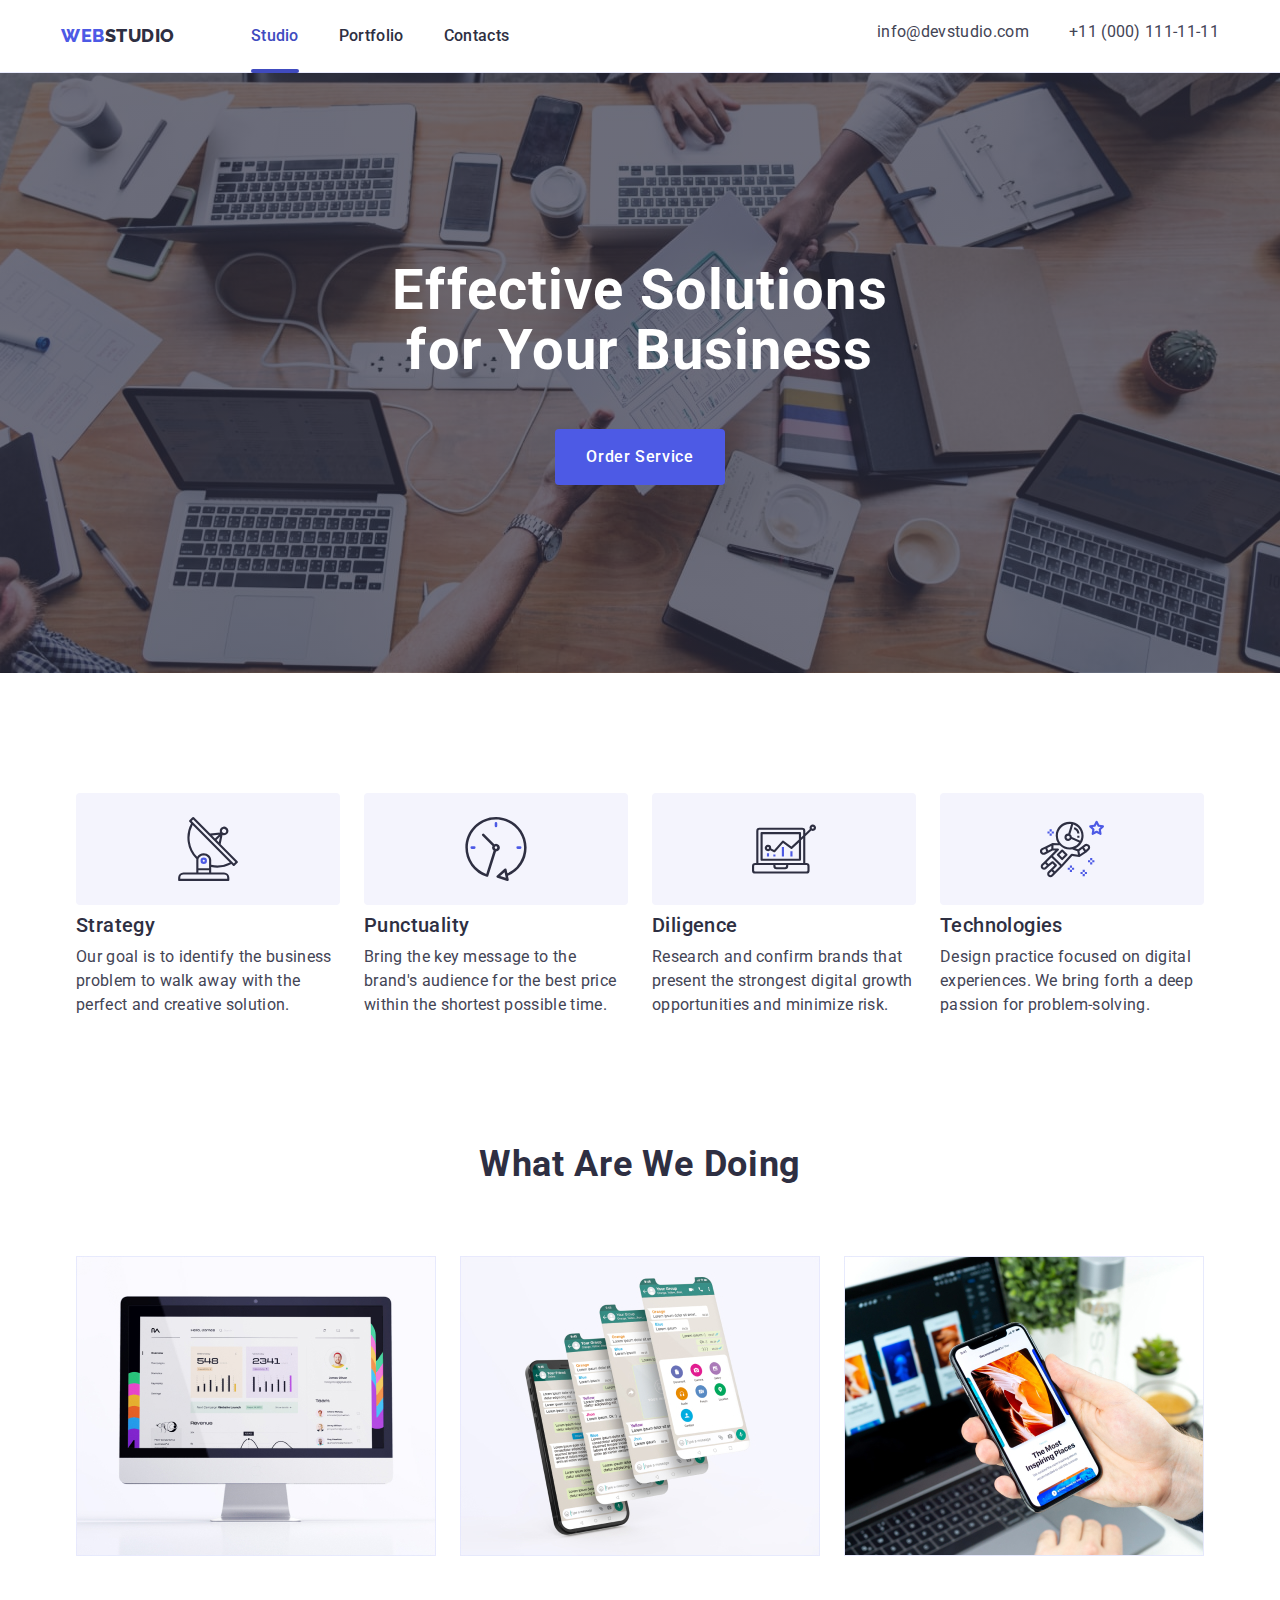
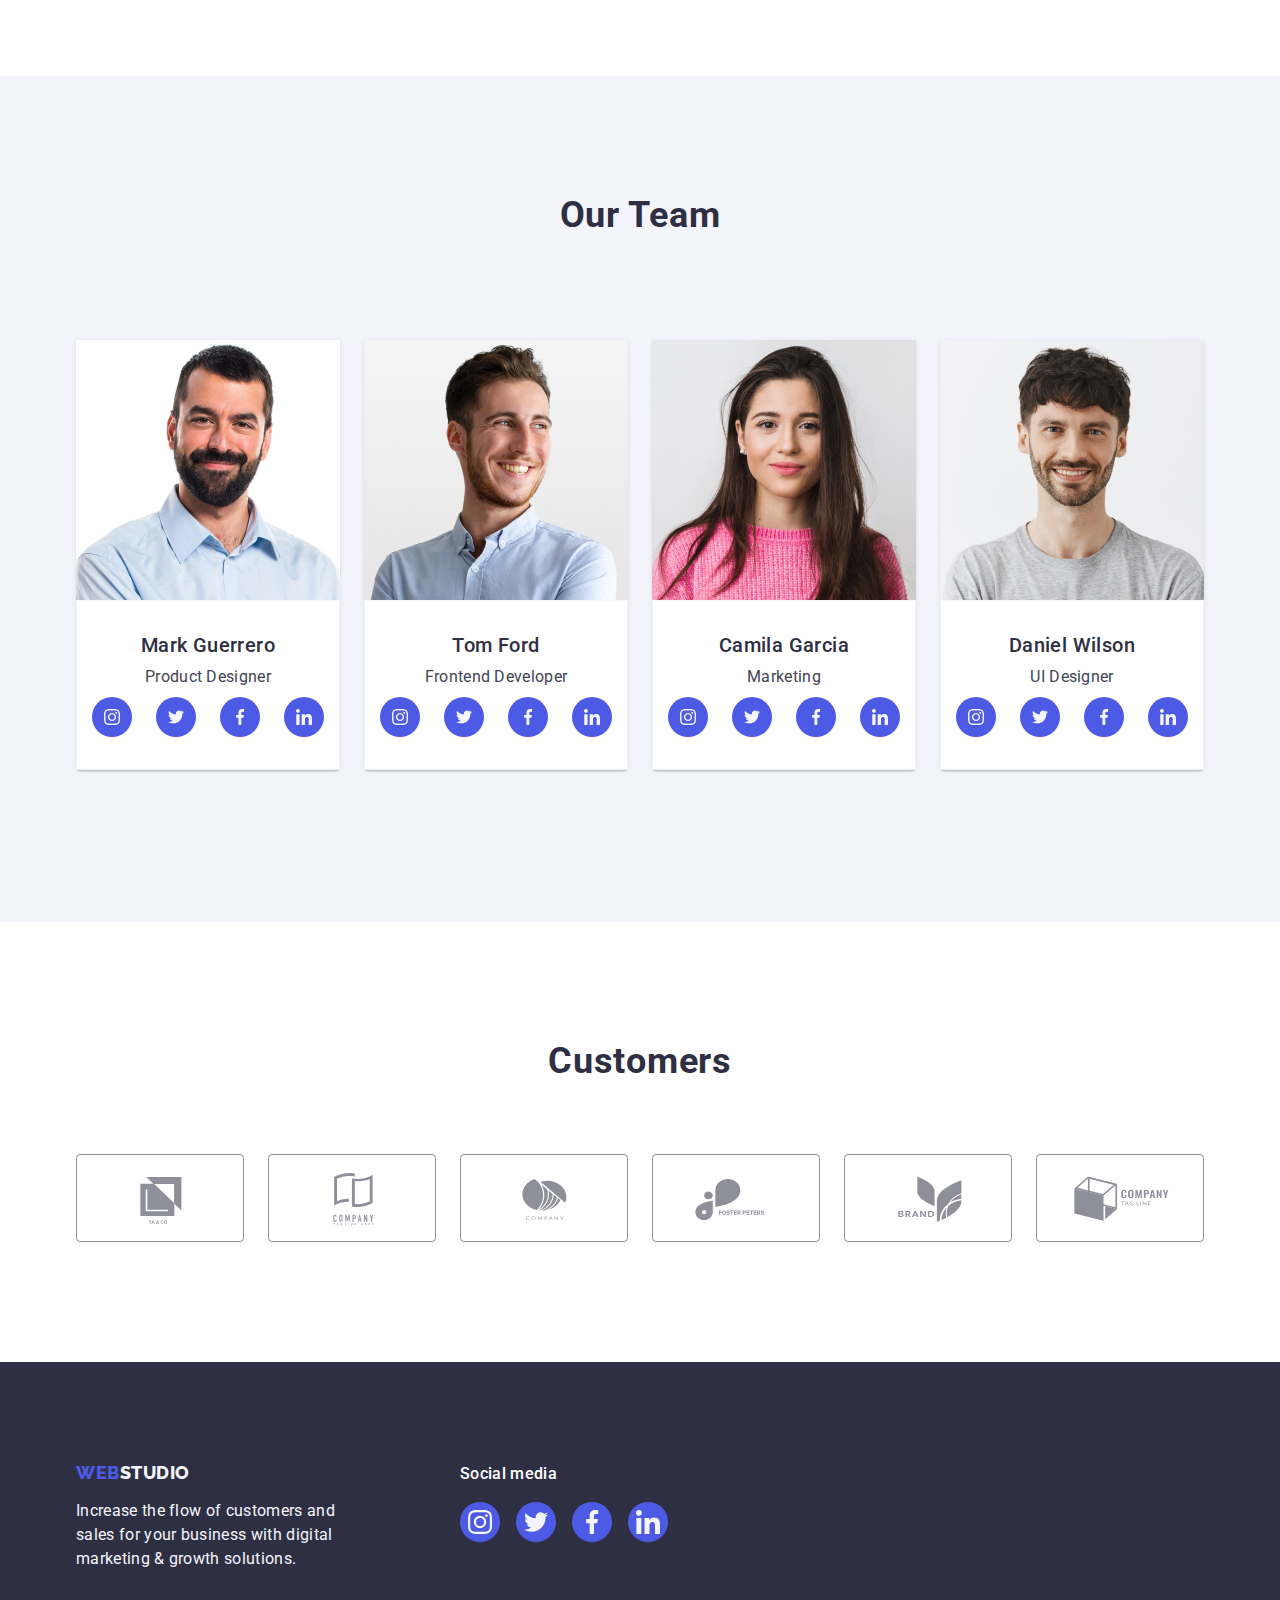
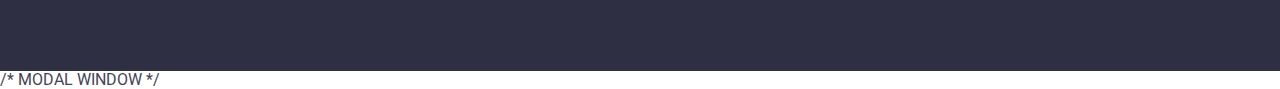
<file: index.html>
<!DOCTYPE html>
<html lang="en">
  <head>
    <meta charset="UTF-8" />
    <meta name="viewport" content="width=device-width, initial-scale=1.0" />
    <title>Document</title>
    <link rel="preconnect" href="https://fonts.googleapis.com" />
    <link rel="preconnect" href="https://fonts.gstatic.com" crossorigin />
    <link
      href="https://fonts.googleapis.com/css2?family=Raleway:wght@800&family=Roboto:wght@400;500;700;900&display=swap"
      rel="stylesheet"
    />
    <link
      rel="stylesheet"
      href="https://cdn.jsdelivr.net/npm/modern-normalize@1.1.0/modern-normalize.min.css"
    />
    <link rel="stylesheet" href="./css/styles.css" />
  </head>
  <body>
    <!-- HEADER -->
    <header class="top-header">
      <div class="container page-header-container">
        <nav class="nav">
          <a class="logo-nav link" href="./index.html"
            >Web<span class="logo-dark">Studio</span></a
          >
          <ul class="menu list">
            <li class="menu-item">
              <a class="menu-link link current" href="./index.html">Studio</a>
            </li>
            <li class="menu-item">
              <a class="menu-link link" href="./portfolio.html">Portfolio</a>
            </li>
            <li class="menu-item">
              <a class="menu-link link" href="">Contacts</a>
            </li>
          </ul>
        </nav>
        <address class="contact">
          <ul class="address list">
            <li class="description-text address-item">
              <a class="address-item link" href="mailto:info@devstudio.com"
                >info@devstudio.com</a
              >
            </li>
            <li class="description-text contact-item">
              <a class="address-item link" href="tel:+110001111111"
                >+11 (000) 111-11-11</a
              >
            </li>
          </ul>
        </address>
      </div>
    </header>
    <main>
      <!-- HERO -->
      <section class="hero">
        <div class="container">
          <h1 class="hero-title">Effective Solutions for Your Business</h1>
          <button
            class="subtitle-description modal-btn"
            type="button"
            data-modal-open
            name="Order_Service"
          >
            Order Service
          </button>
        </div>
      </section>
      <!-- FEATURE -->
      <section class="features">
        <div class="container">
          <h2 class="features" hidden>Features</h2>
          <ul class="features-menu list">
            <li class="features-item">
              <div class="menu-icon">
                <svg class="features-icon" width="64" height="64">
                  <use href="./images/icons.svg#icon-Group"></use>
                </svg>
              </div>
              <h3 class="subtitle-description">Strategy</h3>
              <p class="description-text">
                Our goal is to identify the business problem to walk away with
                the perfect and creative solution.
              </p>
            </li>
            <li class="features-item">
              <div class="menu-icon">
                <svg class="features-icon" width="64" height="64">
                  <use href="./images/icons.svg#icon-clock-1"></use>
                </svg>
              </div>
              <h3 class="subtitle-description">Punctuality</h3>
              <p class="description-text">
                Bring the key message to the brand's audience for the best price
                within the shortest possible time.
              </p>
            </li>
            <li class="features-item">
              <div class="menu-icon">
                <svg class="features-icon" width="64" height="64">
                  <use href="./images/icons.svg#icon-diagram-1"></use>
                </svg>
              </div>
              <h3 class="subtitle-description">Diligence</h3>
              <p class="description-text">
                Research and confirm brands that present the strongest digital
                growth opportunities and minimize risk.
              </p>
            </li>
            <li class="features-item">
              <div class="menu-icon">
                <svg class="features-icon" width="64" height="64">
                  <use href="./images/icons.svg#icon-astronaut-1"></use>
                </svg>
              </div>
              <h3 class="subtitle-description">Technologies</h3>
              <p class="description-text">
                Design practice focused on digital experiences. We bring forth a
                deep passion for problem-solving.
              </p>
            </li>
          </ul>
        </div>
      </section>
      <!-- ABOUT -->
      <section class="section-about">
        <div class="container">
          <h2 class="about">What are we doing</h2>
          <ul class="menu-about list">
            <li class="list-about">
              <img
                src="./images/services/Rectangle71.jpg"
                width="360"
                alt="Work example"
              />
            </li>
            <li class="list-about">
              <img
                src="./images/services/Rectangle72.jpg"
                width="360"
                alt="Work example"
              />
            </li>
            <li class="list-about">
              <img
                src="./images/services/Rectangle73.jpg"
                width="360"
                alt="Work example"
              />
            </li>
          </ul>
        </div>
      </section>
      <!-- TEAM -->
      <section class="section-team">
        <div class="container">
          <h2 class="about">Our Team</h2>
          <ul class="team-list list">
            <li class="items">
              <img src="./images/team/img.jpg" alt="Team member" width="264" />
              <div class="team-items">
                <h3 class="subtitle-description">Mark Guerrero</h3>
                <p class="description-text">Product Designer</p>
                <ul class="social-list list">
                  <li class="social-list-item">
                    <a href="#" class="social-list-link"
                      ><svg class="social-list-icon" width="16" height="16">
                        <use
                          href="./images/icons.svg#icon-instagram-2"
                        ></use></svg
                    ></a>
                  </li>
                  <li class="social-list-item">
                    <a href="#" class="social-list-link"
                      ><svg class="social-list-icon" width="16" height="16">
                        <use
                          href="./images/icons.svg#icon-twitter-1"
                        ></use></svg
                    ></a>
                  </li>
                  <li class="social-list-item">
                    <a href="#" class="social-list-link"
                      ><svg class="social-list-icon" width="16" height="16">
                        <use
                          href="./images/icons.svg#icon-facebook-1"
                        ></use></svg
                    ></a>
                  </li>
                  <li class="social-list-item">
                    <a href="#" class="social-list-link"
                      ><svg class="social-list-icon" width="16" height="16">
                        <use
                          href="./images/icons.svg#icon-linkedin-1"
                        ></use></svg
                    ></a>
                  </li>
                </ul>
              </div>
            </li>
            <li class="items">
              <img src="./images/team/img1.jpg" alt="Team member" width="264" />
              <div class="team-items">
                <h3 class="subtitle-description">Tom Ford</h3>
                <p class="description-text">Frontend Developer</p>
                <ul class="social-list list">
                  <li class="social-list-item">
                    <a href="#" class="social-list-link"
                      ><svg class="social-list-icon" width="16" height="16">
                        <use
                          href="./images/icons.svg#icon-instagram-2"
                        ></use></svg
                    ></a>
                  </li>
                  <li class="social-list-item">
                    <a href="#" class="social-list-link"
                      ><svg class="social-list-icon" width="16" height="16">
                        <use
                          href="./images/icons.svg#icon-twitter-1"
                        ></use></svg
                    ></a>
                  </li>
                  <li class="social-list-item">
                    <a href="#" class="social-list-link"
                      ><svg class="social-list-icon" width="16" height="16">
                        <use
                          href="./images/icons.svg#icon-facebook-1"
                        ></use></svg
                    ></a>
                  </li>
                  <li class="social-list-item">
                    <a href="#" class="social-list-link"
                      ><svg class="social-list-icon" width="16" height="16">
                        <use
                          href="./images/icons.svg#icon-linkedin-1"
                        ></use></svg
                    ></a>
                  </li>
                </ul>
              </div>
            </li>
            <li class="items">
              <img src="./images/team/img2.jpg" alt="Team member" width="264" />
              <div class="team-items">
                <h3 class="subtitle-description">Camila Garcia</h3>
                <p class="description-text">Marketing</p>
                <ul class="social-list list">
                  <li class="social-list-item">
                    <a href="#" class="social-list-link"
                      ><svg class="social-list-icon" width="16" height="16">
                        <use
                          href="./images/icons.svg#icon-instagram-2"
                        ></use></svg
                    ></a>
                  </li>
                  <li class="social-list-item">
                    <a href="#" class="social-list-link"
                      ><svg class="social-list-icon" width="16" height="16">
                        <use
                          href="./images/icons.svg#icon-twitter-1"
                        ></use></svg
                    ></a>
                  </li>
                  <li class="social-list-item">
                    <a href="#" class="social-list-link"
                      ><svg class="social-list-icon" width="16" height="16">
                        <use
                          href="./images/icons.svg#icon-facebook-1"
                        ></use></svg
                    ></a>
                  </li>
                  <li class="social-list-item">
                    <a href="#" class="social-list-link"
                      ><svg class="social-list-icon" width="16" height="16">
                        <use
                          href="./images/icons.svg#icon-linkedin-1"
                        ></use></svg
                    ></a>
                  </li>
                </ul>
              </div>
            </li>
            <li class="items">
              <img src="./images/team/img3.jpg" alt="Team member" width="264" />
              <div class="team-items">
                <h3 class="subtitle-description">Daniel Wilson</h3>
                <p class="description-text">UI Designer</p>
                <ul class="social-list list">
                  <li class="social-list-item">
                    <a href="#" class="social-list-link"
                      ><svg class="social-list-icon" width="16" height="16">
                        <use
                          href="./images/icons.svg#icon-instagram-2"
                        ></use></svg
                    ></a>
                  </li>
                  <li class="social-list-item">
                    <a href="#" class="social-list-link"
                      ><svg class="social-list-icon" width="16" height="16">
                        <use
                          href="./images/icons.svg#icon-twitter-1"
                        ></use></svg
                    ></a>
                  </li>
                  <li class="social-list-item">
                    <a href="#" class="social-list-link"
                      ><svg class="social-list-icon" width="16" height="16">
                        <use
                          href="./images/icons.svg#icon-facebook-1"
                        ></use></svg
                    ></a>
                  </li>
                  <li class="social-list-item">
                    <a href="#" class="social-list-link"
                      ><svg class="social-list-icon" width="16" height="16">
                        <use
                          href="./images/icons.svg#icon-linkedin-1"
                        ></use></svg
                    ></a>
                  </li>
                </ul>
              </div>
            </li>
          </ul>
        </div>
      </section>
      <!-- CUSTOMERS -->
      <section class="customers">
        <div class="container container-customers">
          <h2 class="about">Customers</h2>
          <ul class="costomers-list list">
            <li class="costomer-item">
              <a href="#" class="customer-link"
                ><svg class="costomer-icon" width="104" height="56">
                  <use href="./images/icons.svg#icon-Logo"></use></svg
              ></a>
            </li>
            <li class="costomer-item">
              <a href="#" class="customer-link"
                ><svg class="costomer-icon" width="104" height="56">
                  <use href="./images/icons.svg#icon-Logo-1"></use></svg
              ></a>
            </li>
            <li class="costomer-item">
              <a href="#" class="customer-link"
                ><svg class="costomer-icon" width="104" height="56">
                  <use href="./images/icons.svg#icon-Logo-2"></use></svg
              ></a>
            </li>
            <li class="costomer-item">
              <a href="#" class="customer-link"
                ><svg class="costomer-icon" width="104" height="56">
                  <use href="./images/icons.svg#icon-Logo-3"></use></svg
              ></a>
            </li>
            <li class="costomer-item">
              <a href="#" class="customer-link"
                ><svg class="costomer-icon" width="104" height="56">
                  <use href="./images/icons.svg#icon-Logo-4"></use></svg
              ></a>
            </li>
            <li class="costomer-item">
              <a href="#" class="customer-link"
                ><svg class="costomer-icon" width="104" height="56">
                  <use href="./images/icons.svg#icon-Logo-5"></use></svg
              ></a>
            </li>
          </ul>
        </div>
      </section>
    </main>
    <!-- FOOTER -->
    <footer class="main-footer">
      <div class="container page-footer">
        <div class="page-footer-logo">
          <a class="logo-footer link" href="./index.html"
            >Web<span class="logo-light">Studio</span></a
          >
          <p class="footer-text">
            Increase the flow of customers and sales for your business with
            digital marketing & growth solutions.
          </p>
        </div>
        <div class="page-social-offers">
          <p class="footer-social-text">Social media</p>
          <ul class="social-footer-list list">
            <li class="social-list-item">
              <a href="#" class="social-footer-link"
                ><svg class="social-list-icon" width="24" height="24">
                  <use href="./images/icons.svg#icon-instagram-2"></use></svg
              ></a>
            </li>
            <li class="social-list-item">
              <a href="#" class="social-footer-link"
                ><svg class="social-list-icon" width="24" height="24">
                  <use href="./images/icons.svg#icon-twitter-1"></use></svg
              ></a>
            </li>
            <li class="social-list-item">
              <a href="#" class="social-footer-link"
                ><svg class="social-list-icon" width="24" height="24">
                  <use href="./images/icons.svg#icon-facebook-1"></use></svg
              ></a>
            </li>
            <li class="social-list-item">
              <a href="#" class="social-footer-link"
                ><svg class="social-list-icon" width="24" height="24">
                  <use href="./images/icons.svg#icon-linkedin-1"></use></svg
              ></a>
            </li>
          </ul>
        </div>
      </div>
    </footer>
    /* MODAL WINDOW */
    <div class="backdrop is-hidden" data-modal>
      <div class="modal">
        <button type="button" class="modal-close-btn" data-modal-close>
          <svg class="icon-close-modelsvg" width="8" height="8">
            <use href="./images/icons.svg#icon-close-modelsvg"></use>
          </svg>
        </button>
      </div>
    </div>
    <script src="./js/modal.js"></script>
  </body>
</html>
</file>
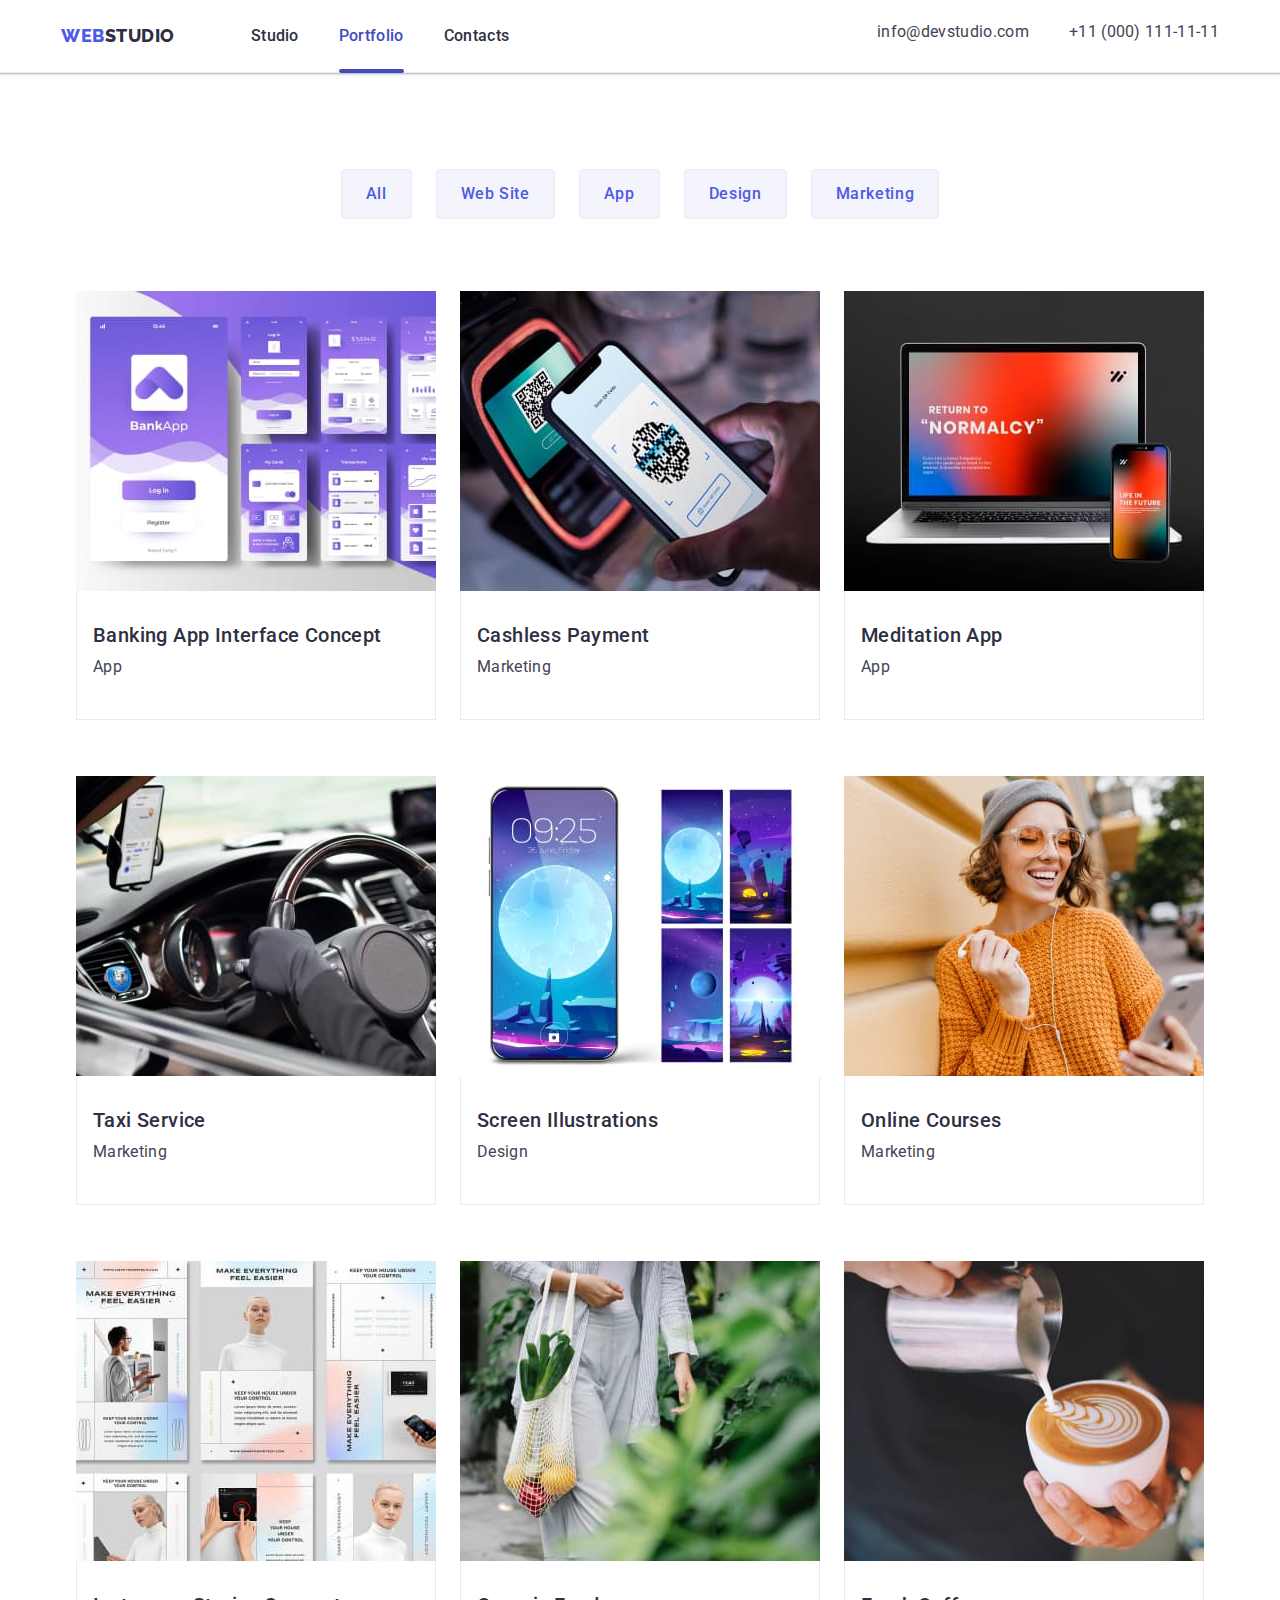
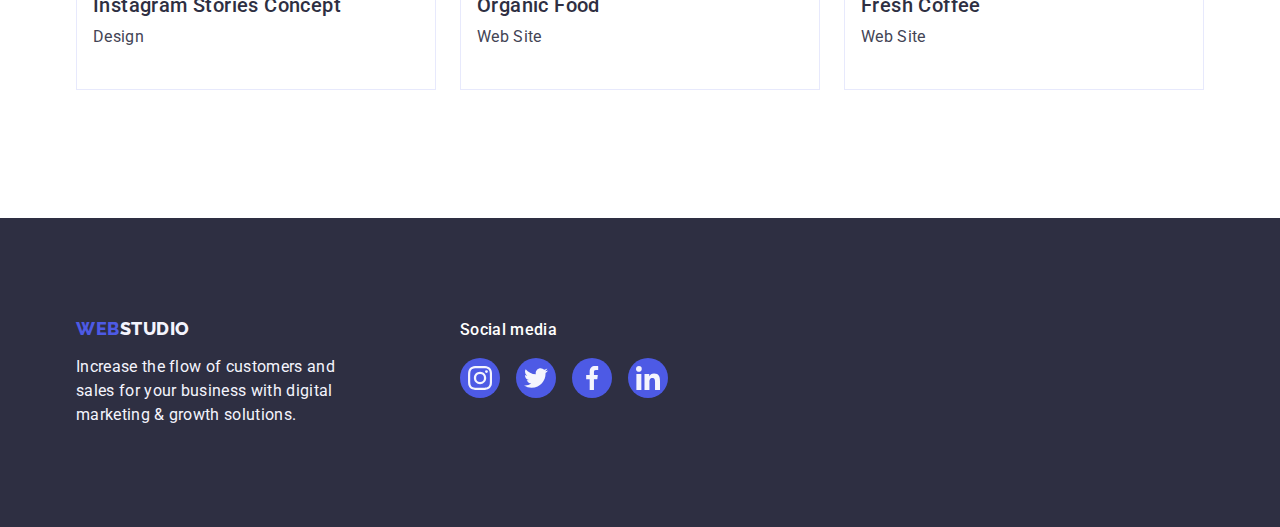
<file: portfolio.html>
<!DOCTYPE html>
<html lang="en">
  <head>
    <meta charset="UTF-8" />
    <meta name="viewport" content="width=device-width, initial-scale=1.0" />
    <title>Document</title>
    <link rel="preconnect" href="https://fonts.googleapis.com" />
    <link rel="preconnect" href="https://fonts.gstatic.com" crossorigin />
    <link
      href="https://fonts.googleapis.com/css2?family=Raleway:wght@800&family=Roboto:wght@400;500;700;900&display=swap"
      rel="stylesheet"
    />
    <link
      rel="stylesheet"
      href="https://cdn.jsdelivr.net/npm/modern-normalize@1.1.0/modern-normalize.min.css"
    />
    <link rel="stylesheet" href="./css/styles.css" />
  </head>
  <body>
    <!-- HEADER -->
    <header class="top-header">
      <div class="container page-header-container">
        <nav class="nav">
          <a class="logo-nav link" href="./index.html"
            >Web<span class="logo-dark">Studio</span></a
          >
          <ul class="menu list">
            <li class="menu-item">
              <a class="menu-link link" href="./index.html">Studio</a>
            </li>
            <li class="menu-item">
              <a class="menu-link link current" href="./portfolio.html"
                >Portfolio</a
              >
            </li>
            <li class="menu-item">
              <a class="menu-link link" href="">Contacts</a>
            </li>
          </ul>
        </nav>
        <address class="contact">
          <ul class="address list">
            <li class="description-text address-item">
              <a class="address-item link" href="mailto:info@devstudio.com"
                >info@devstudio.com</a
              >
            </li>
            <li class="description-text contact-item">
              <a class="address-item link" href="tel:+110001111111"
                >+11 (000) 111-11-11</a
              >
            </li>
          </ul>
        </address>
      </div>
    </header>
    <main>
      <!-- SECTION -->
      <section class="section-portfolio">
        <div class="container">
          <h1 class="visually-hidden" hidden>Filters</h1>
          <ul class="btn-list list">
            <li class="btn-item">
              <button class="btn" type="button" name="All">All</button>
            </li>
            <li class="btn-item">
              <button class="btn" type="button" name="Web_Site">
                Web Site
              </button>
            </li>
            <li class="btn-item">
              <button class="btn" type="button" name="App">App</button>
            </li>
            <li class="btn-item">
              <button class="btn" type="button" name="Design">Design</button>
            </li>
            <li class="btn-item">
              <button class="btn" type="button" name="Marketing">
                Marketing
              </button>
            </li>
          </ul>
          <ul class="portfolio-list list">
            <li class="portfolio-item">
              <a class="portfolio-link description-text" href="#">
                <div class="portfolio-list-img">
                  <img
                    src="./images/portfolio/img.jpg"
                    alt="Banking App Interface Concept"
                    width="360"
                  />
                  <p class="overlay description-text">
                    14 Stylish and User-Friendly App Design Concepts · Task
                    Manager App · Calorie Tracker App · Exotic Fruit Ecommerce
                    App · Cloud Storage App
                  </p>
                </div>
                <div class="portfolio-text">
                  <h2 class="subtitle-description">
                    Banking App Interface Concept
                  </h2>
                  <p class="description-text">App</p>
                </div>
              </a>
            </li>
            <li class="portfolio-item">
              <a class="portfolio-link description-text" href="#">
                <div class="portfolio-list-img">
                  <img
                    src="./images/portfolio/img1.jpg"
                    alt="Cashless Payment"
                    width="360"
                  />
                  <p class="overlay description-text">
                    14 Stylish and User-Friendly App Design Concepts · Task
                    Manager App · Calorie Tracker App · Exotic Fruit Ecommerce
                    App · Cloud Storage App
                  </p>
                </div>
                <div class="portfolio-text">
                  <h2 class="subtitle-description">Cashless Payment</h2>
                  <p class="description-text">Marketing</p>
                </div>
              </a>
            </li>
            <li class="portfolio-item">
              <a class="portfolio-link description-text" href="#"
                ><div class="portfolio-list-img">
                  <img
                    src="./images/portfolio/img2.jpg"
                    alt="Meditation App"
                    width="360"
                  />
                  <p class="overlay description-text">
                    14 Stylish and User-Friendly App Design Concepts · Task
                    Manager App · Calorie Tracker App · Exotic Fruit Ecommerce
                    App · Cloud Storage App
                  </p>
                </div>
                <div class="portfolio-text">
                  <h2 class="subtitle-description">Meditation App</h2>
                  <p class="description-text">App</p>
                </div>
              </a>
            </li>
            <li class="portfolio-item">
              <a class="portfolio-link description-text" href="#"
                ><div class="portfolio-list-img">
                  <img
                    src="./images/portfolio/img3.jpg"
                    alt="Taxi Service"
                    width="360"
                  />
                  <p class="overlay description-text">
                    14 Stylish and User-Friendly App Design Concepts · Task
                    Manager App · Calorie Tracker App · Exotic Fruit Ecommerce
                    App · Cloud Storage App
                  </p>
                </div>
                <div class="portfolio-text">
                  <h2 class="subtitle-description">Taxi Service</h2>
                  <p class="description-text">Marketing</p>
                </div>
              </a>
            </li>
            <li class="portfolio-item">
              <a class="portfolio-link description-text" href="#"
                ><div class="portfolio-list-img">
                  <img
                    src="./images/portfolio/img4.jpg"
                    alt="Screen Illustrations"
                    width="360"
                  />
                  <p class="overlay description-text">
                    14 Stylish and User-Friendly App Design Concepts · Task
                    Manager App · Calorie Tracker App · Exotic Fruit Ecommerce
                    App · Cloud Storage App
                  </p>
                </div>
                <div class="portfolio-text">
                  <h2 class="subtitle-description">Screen Illustrations</h2>
                  <p class="description-text">Design</p>
                </div>
              </a>
            </li>
            <li class="portfolio-item">
              <a class="portfolio-link description-text" href="#"
                ><div class="portfolio-list-img">
                  <img
                    src="./images/portfolio/img5.jpg"
                    alt="Online Courses"
                    width="360"
                  />
                  <p class="overlay description-text">
                    14 Stylish and User-Friendly App Design Concepts · Task
                    Manager App · Calorie Tracker App · Exotic Fruit Ecommerce
                    App · Cloud Storage App
                  </p>
                </div>
                <div class="portfolio-text">
                  <h2 class="subtitle-description">Online Courses</h2>
                  <p class="description-text">Marketing</p>
                </div>
              </a>
            </li>
            <li class="portfolio-item">
              <a class="portfolio-link description-text" href="#"
                ><div class="portfolio-list-img">
                  <img
                    src="./images/portfolio/img6.jpg"
                    alt="Instagram Stories Concept"
                    width="360"
                  />
                  <p class="overlay description-text">
                    14 Stylish and User-Friendly App Design Concepts · Task
                    Manager App · Calorie Tracker App · Exotic Fruit Ecommerce
                    App · Cloud Storage App
                  </p>
                </div>
                <div class="portfolio-text">
                  <h2 class="subtitle-description">
                    Instagram Stories Concept
                  </h2>
                  <p class="description-text">Design</p>
                </div>
              </a>
            </li>
            <li class="portfolio-item">
              <a class="portfolio-link description-text" href="#"
                ><div class="portfolio-list-img">
                  <img
                    src="./images/portfolio/img7.jpg"
                    alt="Organic Food"
                    width="360"
                  />
                  <p class="overlay description-text">
                    14 Stylish and User-Friendly App Design Concepts · Task
                    Manager App · Calorie Tracker App · Exotic Fruit Ecommerce
                    App · Cloud Storage App
                  </p>
                </div>
                <div class="portfolio-text">
                  <h2 class="subtitle-description">Organic Food</h2>
                  <p class="description-text">Web Site</p>
                </div>
              </a>
            </li>
            <li class="portfolio-item">
              <a class="portfolio-link description-text" href="#"
                ><div class="portfolio-list-img">
                  <img
                    src="./images/portfolio/img8.jpg"
                    alt="Fresh Coffee"
                    width="360"
                  />
                  <p class="overlay description-text">
                    14 Stylish and User-Friendly App Design Concepts · Task
                    Manager App · Calorie Tracker App · Exotic Fruit Ecommerce
                    App · Cloud Storage App
                  </p>
                </div>
                <div class="portfolio-text">
                  <h2 class="subtitle-description">Fresh Coffee</h2>
                  <p class="description-text">Web Site</p>
                </div>
              </a>
            </li>
          </ul>
        </div>
      </section>
    </main>
    <!-- footer -->
    <footer class="main-footer">
      <div class="container page-footer">
        <div class="page-footer-logo">
          <a class="logo-footer link" href="./index.html"
            >Web<span class="logo-light">Studio</span></a
          >
          <p class="footer-text">
            Increase the flow of customers and sales for your business with
            digital marketing & growth solutions.
          </p>
        </div>
        <div class="page-social-offers">
          <p class="footer-social-text">Social media</p>
          <ul class="social-footer-list list">
            <li class="social-list-item">
              <a href="#" class="social-footer-link"
                ><svg class="social-list-icon" width="24" height="24">
                  <use href="./images/icons.svg#icon-instagram-2"></use></svg
              ></a>
            </li>
            <li class="social-list-item">
              <a href="#" class="social-footer-link"
                ><svg class="social-list-icon" width="24" height="24">
                  <use href="./images/icons.svg#icon-twitter-1"></use></svg
              ></a>
            </li>
            <li class="social-list-item">
              <a href="#" class="social-footer-link"
                ><svg class="social-list-icon" width="24" height="24">
                  <use href="./images/icons.svg#icon-facebook-1"></use></svg
              ></a>
            </li>
            <li class="social-list-item">
              <a href="#" class="social-footer-link"
                ><svg class="social-list-icon" width="24" height="24">
                  <use href="./images/icons.svg#icon-linkedin-1"></use></svg
              ></a>
            </li>
          </ul>
        </div>
      </div>
    </footer>
  </body>
</html>
</file>
<file: css/styles.css>
:root {
  --color-iris: #4d5ae5;
  --color-ocean: #404bbf;
  --color-navy-blue: #2e2f42;
  --color-green: #31d0aa;
  --color-slate: #434455;
  --color-light-slate: #8e8f99;
  --color-cornflower: #e7e9fc;
  --color-cloud: #f4f4fd;
  --color-navy-blue-modal: #2e2f42;
  --color-grey: #2e2f42;
  --color-white: #ffffff;
  --color-dairy: #fcfcfc;
  --color-light-grey: #afb1b8;
  --transition-duration-and-func: 250ms cubic-bezier(0.4, 0, 0.2, 1);
}

h1,
h2,
h3,
p {
  margin-top: 0;
  margin-bottom: 0;
}
ul {
  margin-top: 0;
  margin-bottom: 0;
  padding-left: 0;
}
img {
  display: block;
}

button {
  cursor: pointer;
}

.list {
  list-style: none;
}
.link {
  text-decoration: none;
}

/* BODY */
body {
  font-family: "Roboto", sans-serif;
  font-weight: 400;
  color: var(--color-slate);
  background-color: var(--color-white);
}

.container {
  width: 1158px;
  padding: 0 15px;
  margin-left: auto;
  margin-right: auto;
}

/* COMPONENT */
.subtitle-description {
  margin-bottom: 8px;
  font-weight: 500;
  font-size: 20px;
  line-height: 1.2;
  letter-spacing: 0.02em;
  color: var(--color-grey);
}
.description-text {
  text-decoration: none;
  font-size: 16px;
  line-height: 1.5;
  letter-spacing: 0.02em;
  color: var(--color-slate);
  margin-bottom: 8px;
}

/* HEADER */
.top-header {
  border-bottom: 1px solid var(--color-cornflower);
  box-shadow: 0px 2px 1px rgba(46, 47, 66, 0.08),
    0px 1px 1px rgba(46, 47, 66, 0.16), 0px 1px 6px rgba(46, 47, 66, 0.08);
}

.page-header-container {
  display: flex;
  align-items: center;
  padding: 0;
}
.nav {
  display: flex;
  align-items: center;
}

.logo-nav {
  font-family: "Raleway", sans-serif;
  font-weight: 800;
  font-size: 18px;
  line-height: 1.17;
  letter-spacing: 0.03em;
  text-transform: uppercase;
  color: var(--color-iris);
  margin-right: 76px;
}
.logo-dark {
  color: var(--color-navy-blue);
}
.logo-light {
  color: var(--color-cloud);
}
.menu {
  display: flex;
  gap: 40px;
}

.menu-link.link {
  position: relative;
  display: block;
  padding-top: 24px;
  padding-bottom: 24px;
  font-weight: 500;
  font-size: 16px;
  line-height: 1.5;
  letter-spacing: 0.02em;
  color: var(--color-navy-blue);
  transition: color var(--transition-duration-and-func);
}

.menu-link.link:hover,
.menu-link.link:focus,
.menu-link.link:active {
  color: var(--color-ocean);
}

.menu-link.link::after {
  content: "";
  position: absolute;
  bottom: -1px;
  left: 0;
  display: block;
  width: 100%;
  height: 4px;
  border-radius: 2px;
}

.menu-link.link.current {
  color: var(--color-ocean);
}

.menu-link.link.current::after,
.menu-link.link:hover::after,
.menu-link.link:focus::after {
  background-color: var(--color-ocean);
  transition: background-color var(--transition-duration-and-func);
}

.contact {
  display: block;
  font-style: normal;
  margin-left: auto;
}

.address {
  display: flex;
  align-items: center;
  gap: 40px;
}
.address-item.link {
  color: var(--color-slate);
  transition: color var(--transition-duration-and-func);
}

.address-item.link:hover,
.address-item.link:focus,
.address-item.link:active {
  color: var(--color-ocean);
}

/* HERO */
.hero {
  max-width: 1440px;
  margin-left: auto;
  margin-right: auto;
  padding-top: 188px;
  padding-bottom: 188px;
  background-position: center;
  background-size: cover;
  background-repeat: no-repeat;
  background-color: var(--color-navy-blue);
  background-image: linear-gradient(
      rgba(46, 47, 66, 0.7),
      rgba(46, 47, 66, 0.7)
    ),
    url(../images/people-office.jpg);
}
.hero-title {
  max-width: 496px;
  margin-bottom: 48px;
  margin-left: auto;
  margin-right: auto;
  font-weight: 700;
  font-size: 56px;
  line-height: 1.07;
  letter-spacing: 0.02em;
  text-align: center;
  color: var(--color-white);
}

.modal-btn {
  display: block;
  min-width: 169px;
  height: 56px;
  border: none;
  padding-top: 15px;
  padding-bottom: 15px;
  padding-right: 31px;
  padding-left: 31px;
  border-radius: 4px;
  text-align: center;
  cursor: pointer;
  font-family: inherit;
  background-color: var(--color-iris);
  font-weight: 500;
  font-size: 16px;
  line-height: 1.5;
  letter-spacing: 0.04em;
  color: var(--color-white);
  margin: 0 auto;
  transition: background-color var(--transition-duration-and-func);
}

.modal-btn:hover,
.modal-btn:focus {
  background-color: var(--color-ocean);
}
.features {
  padding-top: 120px;
  padding-bottom: 120px;
}
.features-menu {
  display: flex;
  justify-content: center;
  gap: 24px;
}
.features-item {
  width: calc((100% - 72px) / 4);
}

.menu-icon {
  display: flex;
  justify-content: center;
  align-items: center;
  height: 112px;
  border-radius: 4px;
  margin-bottom: 8px;
  background-color: var(--color-cloud);
}

.section-about {
  padding-bottom: 120px;
}
.about {
  margin-bottom: 72px;
  font-weight: 700;
  font-size: 36px;
  line-height: 1.1;
  text-align: center;
  letter-spacing: 0.02em;
  text-transform: capitalize;
  color: var(--color-grey);
}
.menu-about {
  display: flex;
  gap: 24px;
}

.list-about {
  width: calc((100% - 48px) / 3);
}
/* TEAM */
.section-team {
  padding: 120px 0;
  gap: 24px;
  background-color: var(--color-cloud);
}
.team-items {
  border-top: none;
  border: 1px solid var(--color-cloud);
  background-color: var(--color-white);
  padding: 32px 0;
  text-align: center;
}
.items {
  width: calc((100% - 72px) / 4);
  box-shadow: 0px 1px 6px rgba(46, 47, 66, 0.08),
    0px 1px 1px rgba(46, 47, 66, 0.16), 0px 2px 1px rgba(46, 47, 66, 0.08);
  border-radius: 0px 0px 4px 4px;
}
.team-list {
  margin: 0;
  padding: 32px 0;
  list-style: none;
  display: flex;
  flex-wrap: wrap;
  gap: 24px;
}
.social-list-link {
  display: flex;
  justify-content: center;
  align-items: center;
  width: 40px;
  height: 40px;
  border-radius: 50%;
  background-color: var(--color-iris);
  transition: background-color var(--transition-duration-and-func);
}
.social-list {
  display: flex;
  justify-content: center;
  gap: 24px;
}
.social-list-icon {
  fill: var(--color-cloud);
}
.social-list-icon {
  transition: fill var(--transition-duration-and-func);
}

.social-list-link:hover,
.social-list-link:focus {
  background-color: var(--color-ocean);
}
/* CUSTOMERS */

.customer-link {
  display: flex;
  justify-content: center;
  align-items: center;
  width: 100%;
  height: 100%;
  border: 1px solid var(--color-light-slate);
  border-radius: 4px;
  color: var(--color-light-slate);
  transition: color var(--transition-duration-and-func),
    border-color var(--transition-duration-and-func);
}

.customer-link:hover,
.customer-link:focus {
  border-color: var(--color-ocean);
  color: var(--color-ocean);
}

.costomers-list {
  display: flex;
  gap: 24px;
}
.costomer-item {
  width: calc((100% - 120px) / 6);
  height: 88px;
}
.costomer-icon {
  fill: currentColor;
}

.customers {
  padding: 120px 0;
}

/* Footer*/
.logo-footer {
  display: inline-block;
  margin-bottom: 16px;
  font-family: "Raleway", sans-serif;
  font-weight: 800;
  font-size: 18px;
  line-height: 1.17;
  letter-spacing: 0.03em;
  text-transform: uppercase;
  color: var(--color-iris);
}

.footer-text {
  max-width: 264px;
  font-size: 16px;
  line-height: 1.5;
  letter-spacing: 0.02em;
  color: var(--color-cloud);
}
.main-footer {
  padding-top: 100px;
  padding-bottom: 100px;
  background-color: var(--color-navy-blue);
}

.page-footer {
  display: flex;
  align-items: baseline;
  gap: 120px;
}

.footer-social-text {
  font-weight: 500;
  font-size: 16px;
  line-height: 1.5;
  letter-spacing: 0.02em;
  color: var(--color-white);
  margin-bottom: 16px;
}
.social-footer-link {
  display: flex;
  justify-content: center;
  align-items: center;
  width: 40px;
  height: 40px;
  border-radius: 50%;
  background-color: var(--color-iris);
  transition: background-color var(--transition-duration-and-func);
}
.social-footer-list {
  display: flex;
  justify-content: center;
  gap: 16px;
}
.social-footer-link:hover,
.social-footer-link:focus {
  background-color: var(--color-green);
}

/* MODAL WINDOW */

.backdrop {
  position: fixed;
  z-index: 100;
  top: 0;
  left: 0;
  width: 100%;
  height: 100%;
  background-color: rgba(46, 47, 66, 0.4);
  border-radius: 4px;
  transition: opacity var(--transition-duration-and-func),
    visibility var(--transition-duration-and-func);
}

.backdrop.is-hidden {
  opacity: 0;
  visibility: hidden;
  pointer-events: none;
}

.modal {
  position: absolute;
  top: 50%;
  left: 50%;
  transform: translate(-50%, -50%) scale(1);
  transition: transform var(--transition-duration-and-func);
  width: 408px;
  height: 576px;
  background-color: var(--color-dairy);
  border-radius: 4px;
  box-shadow: 0px 1px 1px rgba(0, 0, 0, 0.14), 0px 1px 3px rgba(0, 0, 0, 0.12),
    0px 2px 1px rgba(0, 0, 0, 0.2);
}

.modal-close-btn {
  position: absolute;
  top: 24px;
  right: 24px;
  display: flex;
  justify-content: center;
  align-items: center;
  width: 24px;
  height: 24px;
  border-radius: 50%;
  border: none;
  background-color: var(--color-cornflower);
  border: 1px solid rgba(0, 0, 0, 0.1);
  padding: 0;
  transition: background-color var(--transition-duration-and-func);
}

.modal-close-btn:hover,
.modal-close-btn:focus {
  background-color: var(--color-ocean);
}

.modal-close-btn:hover .icon-close-modelsvg,
.modal-close-btn:focus .icon-close-modelsvg {
  fill: var(--color-white);
}
.icon-close-modelsvg {
  transition: fill var(--transition-duration-and-func);
}

/* PORTFOLIO */ /* SECTION */
.visually-hidden {
  position: absolute;
  width: 1px;
  height: 1px;
  margin: -1px;
  border: 0;
  padding: 0;
  white-space: nowrap;
  clip-path: inset(100%);
  clip: rect(0 0 0 0);
  overflow: hidden;
}

.btn-list {
  display: flex;
  justify-content: center;
  flex-direction: row;
  align-items: flex-start;
  gap: 24px;
  margin-bottom: 72px;
}

.btn {
  font-family: "Roboto", sans-serif;
  font-weight: 500;
  font-size: 16px;
  line-height: 1.5;
  letter-spacing: 0.04em;
  color: var(--color-iris);
  border: 1px solid var(--color-cornflower);
  border-radius: 4px;
  background-color: var(--color-cloud);
  transition: color var(--transition-duration-and-func),
    background-color var(--transition-duration-and-func),
    border var(--transition-duration-and-func),
    box-shadow var(--transition-duration-and-func);
  padding: 12px 24px;
}

.btn:hover,
.btn:focus {
  color: var(--color-white);
  background-color: var(--color-ocean);
  border: 1px solid transparent;
  box-shadow: 0px 3px 1px rgba(0, 0, 0, 0.1), 0px 2px 1px rgba(0, 0, 0, 0.08),
    0px 2px 2px rgba(0, 0, 0, 0.12);
}
.portfolio-list {
  display: flex;
  flex-wrap: wrap;
  column-gap: 24px;
  row-gap: 48px;
}
.portfolio-link {
  display: block;
}
.portfolio-item {
  width: calc((100% - 48px) / 3);
}
.portfolio-link:hover,
.portfolio-link:focus {
  box-shadow: 0px 1px 6px rgba(46, 47, 66, 0.08),
    0px 1px 1px rgba(46, 47, 66, 0.16), 0px 2px 1px rgba(46, 47, 66, 0.08);
}

.section-portfolio {
  padding-top: 96px;
  padding-bottom: 120px;
}
.portfolio-text {
  border: 1px solid var(--color-cornflower);
  border-top: none;
  background-color: var(--color-white);
  padding: 32px 16px;
}
.portfolio-list {
  display: flex;
  flex-wrap: wrap;
  column-gap: 24px;
  row-gap: 48px;
}

.portfolio-list-img {
  position: relative;
  overflow: hidden;
}

.overlay {
  position: absolute;
  left: 0;
  top: 0;
  width: 100%;
  height: 100%;
  overflow: auto;
  transform: translate(0, 101%);
  transition: transform var(--transition-duration-and-func);
  color: var(--color-cloud);
  padding: 40px 32px;
  background-color: var(--color-iris);
}
.portfolio-item:hover .overlay,
.portfolio-item:focus .overlay {
  transform: translate(0, 0);
}
</file>
